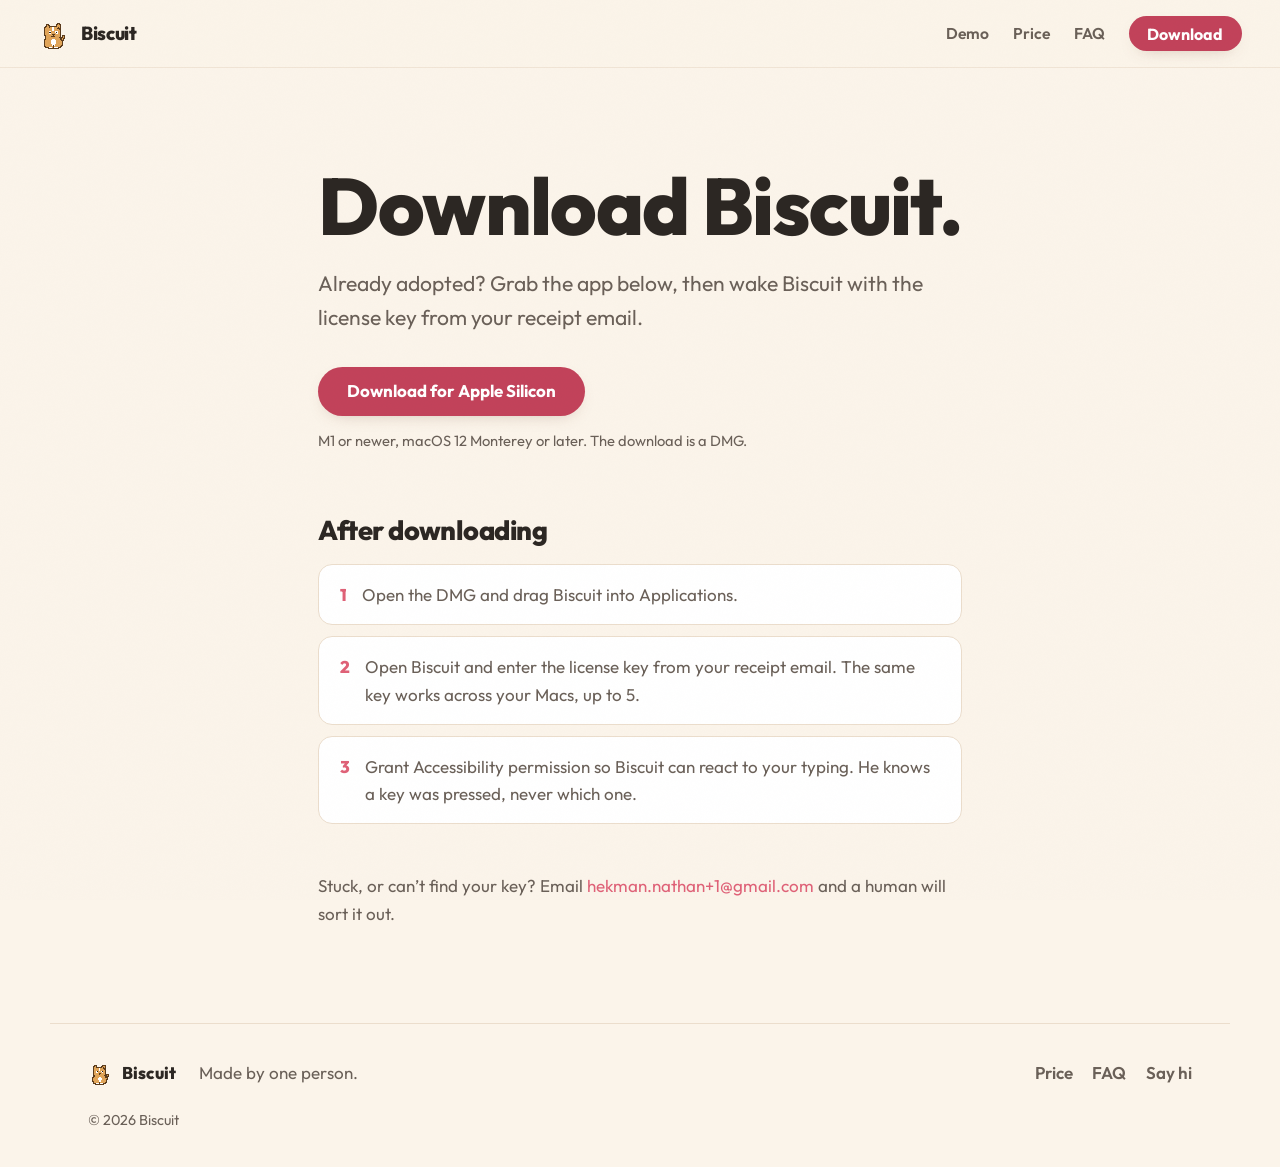
<file: download.html>
<!doctype html>
<html lang="en">
<head>
  <meta charset="utf-8">
  <meta name="viewport" content="width=device-width, initial-scale=1">
  <title>Download Biscuit</title>
  <meta name="description" content="Already adopted Biscuit? Download the app and wake him with the license key from your receipt email.">
  <meta name="robots" content="noindex">
  <link rel="icon" type="image/png" href="assets/img/favicon.png">
  <link rel="stylesheet" href="styles.css">
  <link rel="preload" href="assets/fonts/outfit-700.woff2" as="font" type="font/woff2" crossorigin>
  <style>
    /* Page-local layout only; all look-and-feel comes from styles.css. */
    .dl { max-width: 720px; margin: 0 auto; padding: clamp(3rem, 8vw, 6rem) clamp(1.2rem, 4vw, 2.4rem); }
    .dl-sub { margin-top: 1.2rem; font-size: clamp(1.05rem, 1.7vw, 1.32rem); color: var(--ink-soft); max-width: 46ch; }
    .dl-cta { margin-top: 2rem; }
    .dl-note { margin-top: 0.8rem; font-size: 0.92rem; color: var(--ink-soft); }
    .dl-steps { margin-top: clamp(2.5rem, 5vw, 4rem); }
    .dl-steps h2 { font-size: clamp(1.3rem, 2.4vw, 1.7rem); }
    .dl-steps ol { margin: 1.2rem 0 0; padding: 0; list-style: none; display: grid; gap: 0.7rem; counter-reset: step; }
    .dl-steps li {
      counter-increment: step; display: flex; gap: 0.9rem; align-items: baseline;
      background: var(--bg-2); border: 1px solid var(--line); border-radius: 14px;
      padding: 1rem 1.3rem; color: var(--ink-soft);
    }
    .dl-steps li::before { content: counter(step); font-weight: 800; color: var(--accent); }
    .dl-help { margin-top: clamp(2rem, 4vw, 3rem); color: var(--ink-soft); }
    .dl-help a { color: var(--accent); }
  </style>
</head>
<body>
  <div class="grain" aria-hidden="true"></div>

  <header class="nav" id="top">
    <a class="brand" href="index.html" aria-label="Biscuit home">
      <span class="brand-mark" data-cat="brand" aria-hidden="true"></span>
      <span class="brand-name">Biscuit</span>
    </a>
    <nav class="nav-links" aria-label="Primary">
      <a href="index.html#demo">Demo</a>
      <a href="index.html#price">Price</a>
      <a href="index.html#faq">FAQ</a>
    </nav>
    <a class="btn btn-primary nav-cta" href="https://github.com/nathan-hekman/biscuit-releases/releases/latest">Download</a>
  </header>

  <main>
    <section class="dl">
      <h1 class="hero-title">Download Biscuit.</h1>
      <p class="dl-sub">Already adopted? Grab the app below, then wake Biscuit with the license key from your receipt email.</p>
      <div class="dl-cta">
        <a class="btn btn-primary btn-lg" href="https://github.com/nathan-hekman/biscuit-releases/releases/latest">Download for Apple Silicon</a>
        <p class="dl-note">M1 or newer, macOS 12 Monterey or later. The download is a DMG.</p>
      </div>

      <div class="dl-steps">
        <h2>After downloading</h2>
        <ol>
          <li>Open the DMG and drag Biscuit into Applications.</li>
          <li>Open Biscuit and enter the license key from your receipt email. The same key works across your Macs, up to 5.</li>
          <li>Grant Accessibility permission so Biscuit can react to your typing. He knows a key was pressed, never which one.</li>
        </ol>
      </div>

      <p class="dl-help">Stuck, or can&rsquo;t find your key? Email <a href="mailto:hekman.nathan+1@gmail.com">hekman.nathan+1@gmail.com</a> and a human will sort it out.</p>
    </section>
  </main>

  <footer class="foot">
    <div class="foot-brand">
      <span class="brand-mark sm" data-cat="footmark" aria-hidden="true"></span>
      <span>Biscuit</span>
    </div>
    <p class="foot-line">Made by one person.</p>
    <nav class="foot-links" aria-label="Footer">
      <a href="index.html#price">Price</a>
      <a href="index.html#faq">FAQ</a>
      <a href="mailto:hekman.nathan+1@gmail.com">Say hi</a>
    </nav>
    <p class="foot-copy">© 2026 Biscuit</p>
  </footer>

  <script src="app.js"></script>
</body>
</html>
</file>
<file: styles.css>
/* ============================================================
   Biscuit landing — cozy pixel-pet aesthetic.
   One accent (Biscuit pink, taken from the dog's own mouth #df6177).
   One radius system (pill buttons, 18px cards). Light + dark.
   ============================================================ */

@font-face { font-family: "Outfit"; src: url("assets/fonts/outfit-400.woff2") format("woff2"); font-weight: 400; font-display: swap; }
@font-face { font-family: "Outfit"; src: url("assets/fonts/outfit-500.woff2") format("woff2"); font-weight: 500; font-display: swap; }
@font-face { font-family: "Outfit"; src: url("assets/fonts/outfit-600.woff2") format("woff2"); font-weight: 600; font-display: swap; }
@font-face { font-family: "Outfit"; src: url("assets/fonts/outfit-700.woff2") format("woff2"); font-weight: 700; font-display: swap; }
@font-face { font-family: "Outfit"; src: url("assets/fonts/outfit-800.woff2") format("woff2"); font-weight: 800; font-display: swap; }

:root {
  --bg:        #FBF4EA;
  --bg-2:      #FFFFFF;
  --bg-tint:   #FBE7E1;
  --ink:       #2C2723;
  --ink-soft:  #6A6058;
  --line:      #EBDDCC;
  --accent:    #DF6177;   /* large / decorative */
  --accent-strong: #C2425A; /* buttons + text links (white-on passes AA) */
  --link:      #C2425A;
  --spot:      rgba(255,255,255,0.72);
  --shadow:    0 18px 40px -22px rgba(120, 78, 60, 0.45);
  --shadow-sm: 0 6px 18px -10px rgba(120, 78, 60, 0.4);
  --radius:    18px;
  --maxw:      1180px;
  /* Biscuit's landing is intentionally always the warm cream palette — the cozy
     brand look — regardless of the device's dark-mode setting. color-scheme:light
     also keeps form controls/scrollbars from auto-darkening on dark phones. */
  color-scheme: light;
}

* { box-sizing: border-box; }
html { scroll-behavior: smooth; }
@media (prefers-reduced-motion: reduce) { html { scroll-behavior: auto; } }

body {
  margin: 0;
  background: var(--bg);
  color: var(--ink);
  font-family: "Outfit", ui-sans-serif, -apple-system, system-ui, sans-serif;
  font-size: 17px;
  line-height: 1.6;
  -webkit-font-smoothing: antialiased;
  overflow-x: hidden;
}

h1, h2, h3 { line-height: 1.05; letter-spacing: -0.02em; margin: 0; font-weight: 800; }
h2 { font-size: clamp(1.9rem, 4vw, 3rem); }
h3 { font-size: 1.22rem; font-weight: 700; letter-spacing: -0.01em; }
p  { margin: 0; }
a  { color: var(--link); text-decoration: none; }
/* <figure> ships with a UA default `margin: 1em 40px`. Every figure on this page
   (.swatch, .demo-frame, .design-shot) was silently carrying 80px of horizontal
   margin, which inflated the min-content size of the .color-row grid tracks and
   pushed the document wider than a phone viewport. Reset it. */
figure { margin: 0; }

.grain {
  position: fixed; inset: 0; z-index: 60; pointer-events: none; opacity: 0.5;
  background-image: url("data:image/svg+xml,%3Csvg xmlns='http://www.w3.org/2000/svg' width='140' height='140'%3E%3Cfilter id='n'%3E%3CfeTurbulence type='fractalNoise' baseFrequency='0.9' numOctaves='2'/%3E%3C/filter%3E%3Crect width='100%25' height='100%25' filter='url(%23n)' opacity='0.035'/%3E%3C/svg%3E");
  mix-blend-mode: multiply;
}

/* ---------- live cat rendering ---------- */
.cat-svg { display: block; width: 100%; height: 100%;
  --cat-color: #E0A458; --cat-outline: #5A3A1A; --eye-bg-color: #FFFFFF; --eye-color: #2A1A0A;
  image-rendering: pixelated; overflow: visible;
  touch-action: manipulation; -webkit-user-select: none; user-select: none;
}

/* Petting: hover an interactive dog and he pants like the real app does.
   app.js toggles .is-petting per-dog (page-scoped, so only the hovered dog
   reacts). Class selectors are used because app.js namespaces element ids. */
.cat-svg .pant-mouth { opacity: 0; }
.cat-svg.is-petting .rest-mouth { opacity: 0; }
.cat-svg.is-petting .pant-mouth { opacity: 1; }
.cat-svg.is-petting .pant-tongue {
  transform-box: fill-box;
  transform-origin: center;
  animation: pant-tongue 0.62s steps(2, end) infinite;
}
/* Happy squint while petted (mirrors the app's purr). */
.cat-svg.is-petting .eye-l-blink,
.cat-svg.is-petting .eye-r-blink {
  animation: purr-eye-close 0.22s ease-out forwards,
             purr-eye-hide 0.01s linear 0.22s forwards !important;
}
.cat-svg.is-petting .closed-eye-line {
  animation: purr-closed-eye-show 0.01s linear 0.22s forwards;
}
.cat-svg.is-petting .tail-sway {
  animation: purr-tail-flutter 0.4s steps(2, end) infinite !important;
}
@media (prefers-reduced-motion: reduce) {
  .cat-svg.is-petting .pant-tongue,
  .cat-svg.is-petting .tail-sway { animation: none; }
}
@keyframes pant-tongue {
  0%, 100% { transform: translateY(0); }
  50%      { transform: translateY(1px); }
}

/* ---------- buttons ---------- */
.btn {
  display: inline-flex; align-items: center; gap: 0.5em; justify-content: center;
  font-family: inherit; font-weight: 700; font-size: 1rem; line-height: 1;
  border: 0; border-radius: 999px; padding: 0.82em 1.4em; cursor: pointer;
  text-decoration: none; white-space: nowrap;
  transition: transform 0.18s cubic-bezier(.16,1,.3,1), box-shadow 0.18s, background 0.18s, border-color 0.18s;
}
.btn-lg { font-size: 1.06rem; padding: 0.95em 1.7em; }
.btn-primary { background: var(--accent-strong); color: #fff; box-shadow: var(--shadow-sm); }
.btn-primary:hover { transform: translateY(-2px); box-shadow: 0 14px 30px -12px rgba(194,66,90,0.6); }
.btn-primary:active { transform: translateY(0); }
.btn-ghost { background: transparent; color: var(--ink); border: 1.5px solid var(--line); }
.btn-ghost:hover { border-color: var(--accent); color: var(--accent-strong); transform: translateY(-2px); }
.price-chip {
  font-size: 0.86em; font-weight: 800; background: rgba(255,255,255,0.22);
  padding: 0.18em 0.5em; border-radius: 999px;
}

/* ---------- nav ---------- */
.nav {
  position: sticky; top: 0; z-index: 50;
  display: flex; align-items: center; gap: 1.5rem;
  height: 68px; padding: 0 clamp(1rem, 4vw, 2.4rem);
  background: color-mix(in srgb, var(--bg) 82%, transparent);
  backdrop-filter: saturate(1.4) blur(12px);
  -webkit-backdrop-filter: saturate(1.4) blur(12px);
  border-bottom: 1px solid color-mix(in srgb, var(--line) 70%, transparent);
}
.brand { display: flex; align-items: center; gap: 0.55rem; color: var(--ink); font-weight: 800; font-size: 1.18rem; letter-spacing: -0.02em; }
.brand-mark { width: 34px; height: 34px; flex: none; }
.brand-mark.sm { width: 26px; height: 26px; }
.nav-links { display: flex; gap: 1.5rem; margin-left: auto; }
.nav-links a { color: var(--ink-soft); font-weight: 600; font-size: 0.98rem; transition: color 0.15s; }
.nav-links a:hover { color: var(--ink); }
.nav-cta { padding: 0.6em 1.15em; }

/* ---------- hero ---------- */
.hero {
  display: grid; grid-template-columns: 1.05fr 0.95fr; align-items: center; gap: 2rem;
  max-width: var(--maxw); margin: 0 auto;
  padding: clamp(2.5rem, 6vw, 5.5rem) clamp(1.2rem, 4vw, 2.4rem) clamp(2rem, 5vw, 4rem);
  min-height: min(86vh, 760px);
}
.hero-title { font-size: clamp(2.6rem, 6.4vw, 5rem); }
.hero-sub { margin-top: 1.2rem; font-size: clamp(1.05rem, 1.7vw, 1.32rem); color: var(--ink-soft); max-width: 30ch; }
.hero-cta { display: flex; flex-wrap: wrap; gap: 0.8rem; margin-top: 2rem; }
.hero-foot { margin-top: 1.3rem; font-size: 0.92rem; color: var(--ink-soft); }

/* The hero SVG's viewBox (-8 -10 50 50) carries a lot of empty padding: the dog
   only occupies y 1.1-36, so ~22% of the box is blank above him and ~8% below.
   Centring the box therefore floats the dog well above his own shadow. The
   values below centre the DOG rather than the box, and park the shadow at his
   feet. If the pet SVG's viewBox ever changes, re-check these three rules. */
.hero-stage { position: relative; aspect-ratio: 1 / 0.88; display: grid; place-items: center; }
.hero-stage::before { /* warm spotlight so the dark cat reads on any theme */
  content: ""; position: absolute; inset: 6%;
  background: radial-gradient(circle at 50% 46%, var(--spot), transparent 62%);
  border-radius: 50%;
}
.stage-cat { position: relative; width: 70%; aspect-ratio: 1/1; z-index: 2; transform: translateY(3%); }
.stage-dock {
  position: absolute; bottom: 11.5%; left: 50%; transform: translateX(-50%);
  width: 44%; height: 16px; border-radius: 50%; z-index: 1;
  background: radial-gradient(ellipse at center, color-mix(in srgb, var(--ink) 22%, transparent), transparent 70%);
  filter: blur(2px);
}

/* ---------- section heads ---------- */
.section-head { max-width: var(--maxw); margin: 0 auto; padding: 0 clamp(1.2rem, 4vw, 2.4rem); }
.section-head.center { text-align: center; }
.section-head h2 { max-width: 18ch; }
.section-head.center h2 { margin-inline: auto; }
.section-head p { margin-top: 0.9rem; color: var(--ink-soft); max-width: 52ch; font-size: 1.08rem; }
.section-head.center p { margin-inline: auto; }

/* ---------- tricks bento ---------- */
.tricks { padding: clamp(3rem, 7vw, 6rem) 0; }
.bento {
  max-width: var(--maxw); margin: 2.5rem auto 0; padding: 0 clamp(1.2rem, 4vw, 2.4rem);
  display: grid; gap: 16px;
  grid-template-columns: repeat(3, 1fr);
}
.cell {
  background: var(--bg-2); border: 1px solid var(--line); border-radius: var(--radius);
  padding: 1.5rem; box-shadow: var(--shadow-sm);
  display: flex; flex-direction: column; gap: 0.5rem;
}
.cell h3 { margin-top: 0.2rem; }
.cell p { color: var(--ink-soft); font-size: 0.98rem; }
.cell-ic { font-size: 1.7rem; color: var(--accent); }
.cell-lead { grid-row: span 2; grid-column: span 1; align-items: stretch; justify-content: space-between; }
.cell-lead .cell-cat {
  position: relative; flex: 1; min-height: 190px; border-radius: 12px;
  background: radial-gradient(circle at 50% 42%, var(--spot), transparent 60%), var(--bg-tint);
  display: grid; place-items: center; overflow: hidden;
}
.cell-lead .cell-cat > div { width: 58%; aspect-ratio: 1/1; }
.cell-tint { background: var(--bg-tint); border-color: color-mix(in srgb, var(--accent) 26%, var(--line)); }
/* The grid holds six cells and .cell-lead eats two rows, which leaves the last
   row short. Let the final cell run the full width so there is no hole, and lay
   its icon beside the title since a full-width card stacked vertically looks
   empty. */
.bento .cell:last-child {
  grid-column: 1 / -1;
  flex-direction: row; align-items: center; gap: 0.9rem;
}
.bento .cell:last-child h3 { margin-top: 0; }

/* live "trick" vignettes inside feature cells */
.cell-vignette { gap: 0; }
.cell-vignette h3 { margin-top: 0.1rem; }
.vignette-stage {
  position: relative; width: 100%; height: 170px; margin-bottom: 0.95rem;
  border-radius: 12px; overflow: hidden; display: grid; place-items: center;
  background: radial-gradient(circle at 50% 46%, var(--spot), transparent 60%), var(--bg-tint);
}
.cell-tint .vignette-stage { background: radial-gradient(circle at 50% 46%, var(--spot), transparent 62%), color-mix(in srgb, var(--accent) 14%, var(--bg-2)); }
.vignette-cat { width: 52%; aspect-ratio: 1/1; }
.vignette-cat.pose-playbow { width: 86%; aspect-ratio: 72 / 56; }
/* Real screen-recording demos, shot on a light document background.
   NOTE: do NOT reintroduce mix-blend-mode here. The previous clip had a black
   backdrop and used `screen` to drop it, but screen-blending against these
   white cards resolves to white and erased the dog entirely. These clips are
   letterboxed with `contain` instead, so nothing is cropped away — petting.mp4
   in particular is nearly square and would lose its hearts under `cover`.
   Sizing note: percentage heights do not resolve on a grid item here, and a
   replaced element will not stretch to left/right offsets either - both routes
   let the clip overflow the stage. Absolute positioning with explicit calc()
   dimensions is what actually constrains it. */
.vignette-video {
  position: absolute; top: 10px; left: 10px;
  width: calc(100% - 20px); height: calc(100% - 20px);
  object-fit: contain; image-rendering: pixelated;
  border-radius: 8px;
}
.floaty-heart {
  position: absolute; left: 50%; bottom: 44%; width: 17px; height: 13px; opacity: 0;
  background: var(--accent);
  -webkit-mask: url("assets/img/heart.svg") center / contain no-repeat;
  mask: url("assets/img/heart.svg") center / contain no-repeat;
  image-rendering: pixelated; pointer-events: none;
  animation: heart-float 2.8s ease-in infinite;
}
.floaty-heart:nth-of-type(2) { left: 39%; animation-delay: 0.95s; }
.floaty-heart:nth-of-type(3) { left: 61%; animation-delay: 1.8s; }
@keyframes heart-float {
  0%   { opacity: 0; transform: translate(-50%, 8px) scale(0.55); }
  22%  { opacity: 1; }
  100% { opacity: 0; transform: translate(-50%, -46px) scale(1.05); }
}
@media (prefers-reduced-motion: reduce) { .floaty-heart { display: none; } }
.cell-wide { grid-column: span 2; }
.cell-split { display: flex; gap: 1.4rem; align-items: center; flex-wrap: wrap; justify-content: space-between; height: 100%; }
.cell-split > div:first-child { max-width: 34ch; }
.mini-row { display: flex; flex-direction: column; gap: 0.55rem; }
.mini-pill {
  display: inline-flex; align-items: center; gap: 0.5rem; white-space: nowrap;
  background: var(--bg); border: 1px solid var(--line); border-radius: 999px;
  padding: 0.5rem 0.95rem; font-weight: 600; font-size: 0.95rem;
}
.mini-pill i { color: var(--accent); font-size: 1.05rem; }

/* ---------- make yours ---------- */
.make-yours { padding: clamp(3rem, 7vw, 6rem) 0; background: color-mix(in srgb, var(--bg-tint) 45%, var(--bg)); }
.color-row {
  max-width: var(--maxw); margin: 2.6rem auto 0; padding: 0 clamp(1.2rem, 4vw, 2.4rem);
  display: grid; grid-template-columns: repeat(5, 1fr); gap: 14px;
}
.swatch {
  background: var(--bg-2); border: 1px solid var(--line); border-radius: var(--radius);
  padding: 1.1rem 0.6rem 0.9rem; text-align: center; box-shadow: var(--shadow-sm);
  transition: transform 0.2s cubic-bezier(.16,1,.3,1);
}
.swatch:hover { transform: translateY(-5px); }
.swatch-cat {
  width: 78%; aspect-ratio: 1/1; margin: 0 auto;
  background: radial-gradient(circle at 50% 44%, var(--spot), transparent 62%);
}
.swatch figcaption { margin-top: 0.4rem; font-weight: 600; font-size: 0.92rem; color: var(--ink-soft); }

/* ---------- price ---------- */
.price { padding: clamp(3rem, 7vw, 6rem) clamp(1.2rem, 4vw, 2.4rem); }
.price-card {
  position: relative; max-width: 600px; margin: 0 auto; text-align: center;
  background: var(--bg-2); border: 1px solid var(--line); border-radius: 28px;
  padding: clamp(2.4rem, 5vw, 3.4rem) clamp(1.6rem, 4vw, 3rem) clamp(2rem, 4vw, 2.6rem);
  box-shadow: var(--shadow);
}
.price-cat { position: absolute; top: -54px; left: 50%; transform: translateX(-50%); width: 110px; height: 110px; }
.price-card h2 { margin-top: 1.6rem; }
.price-lead { margin-top: 0.8rem; color: var(--ink-soft); font-size: 1.1rem; }
.price-list { list-style: none; margin: 1.8rem auto; padding: 0; max-width: 22rem; text-align: left; display: grid; gap: 0.7rem; }
.price-list li { display: flex; align-items: center; gap: 0.7rem; font-weight: 500; }
.price-list i { color: var(--accent-strong); font-size: 1.1rem; background: var(--bg-tint); border-radius: 50%; padding: 0.28rem; }
.price-buy { margin-top: 0.4rem; }
.price-alt { margin-top: 1.1rem; font-size: 0.92rem; color: var(--ink-soft); }
.price-alt a { color: var(--accent); }
.price-fine { margin-top: 1rem; font-size: 0.88rem; color: var(--ink-soft); }

/* ---------- faq ---------- */
.faq { padding: clamp(2.5rem, 6vw, 5rem) clamp(1.2rem, 4vw, 2.4rem) clamp(3rem, 7vw, 6rem); }
.faq-list { max-width: 720px; margin: 2rem auto 0; display: grid; gap: 0.7rem; }
.faq-item { background: var(--bg-2); border: 1px solid var(--line); border-radius: 14px; overflow: hidden; }
.faq-item summary {
  list-style: none; cursor: pointer; padding: 1.1rem 1.3rem;
  display: flex; align-items: center; justify-content: space-between; gap: 1rem;
  font-weight: 600; font-size: 1.05rem;
}
.faq-item summary::-webkit-details-marker { display: none; }
.faq-item summary i { color: var(--accent); transition: transform 0.25s; font-size: 1.1rem; flex: none; }
.faq-item[open] summary i { transform: rotate(45deg); }
.faq-body { padding: 0 1.3rem 1.2rem; color: var(--ink-soft); }
.faq-body p { max-width: 60ch; }

/* ---------- closer ---------- */
.closer { text-align: center; padding: clamp(3rem, 8vw, 7rem) 1.2rem clamp(4rem, 9vw, 8rem); position: relative; }
.closer-cat { width: 130px; height: 130px; margin: 0 auto 1.4rem; }
.closer h2 { max-width: 16ch; margin: 0 auto 2rem; }

/* ---------- footer ---------- */
.foot {
  border-top: 1px solid var(--line); padding: 2.2rem clamp(1.2rem, 4vw, 2.4rem);
  max-width: var(--maxw); margin: 0 auto;
  display: flex; align-items: center; gap: 1.4rem; flex-wrap: wrap;
}
.foot-brand { display: flex; align-items: center; gap: 0.5rem; font-weight: 800; }
.foot-line { color: var(--ink-soft); }
.foot-links { display: flex; gap: 1.2rem; margin-left: auto; }
.foot-links a { color: var(--ink-soft); font-weight: 600; }
.foot-links a:hover { color: var(--ink); }
.foot-copy { color: var(--ink-soft); font-size: 0.9rem; width: 100%; }

/* ---------- reveal motion ---------- */
.reveal { opacity: 0; transform: translateY(20px); transition: opacity 0.6s ease, transform 0.6s cubic-bezier(.16,1,.3,1); }
.reveal.in { opacity: 1; transform: none; }
@media (prefers-reduced-motion: reduce) {
  .reveal { opacity: 1 !important; transform: none !important; transition: none; }
}

/* ---------- responsive ---------- */
@media (max-width: 900px) {
  .bento { grid-template-columns: repeat(2, 1fr); }
  .cell-wide { grid-column: span 2; }
  .cell-lead { grid-row: span 1; grid-column: span 2; }
  .cell-lead .cell-cat { min-height: 220px; }
}
@media (max-width: 760px) {
  .nav-links { display: none; }

  /* Hero: single column, asset on top, everything centered */
  .hero { grid-template-columns: 1fr; text-align: center; min-height: 0; padding-top: 2rem; gap: 0.5rem; }
  .hero-sub { margin-inline: auto; }
  .hero-cta { justify-content: center; }
  .hero-foot { text-align: center; }
  .hero-stage { order: -1; max-width: 300px; margin: 0 auto; }

  /* Every section heading + body centers on mobile */
  .section-head { text-align: center; }
  .section-head h2 { margin-inline: auto; }
  .section-head p { margin-inline: auto; }

  /* Bento collapses to a single centered column */
  .bento { grid-template-columns: 1fr; }
  .cell-wide, .cell-lead { grid-column: span 1; }
  .cell { text-align: center; }
  .cell p { margin-inline: auto; }
  .cell-split { flex-direction: column; align-items: center; text-align: center; gap: 1rem; }
  .cell-split > div:first-child { max-width: none; }
  .mini-row { align-items: center; }

  /* Colors become a swipeable carousel instead of a cramped 2-3 column grid.
     The section padding doubles as the edge inset so the first and last swatch
     are never flush against the screen; scroll-padding keeps snapping aligned
     to that same inset. overflow-y is pinned to hidden (overflow-x:auto would
     otherwise compute overflow-y to auto and add a stray vertical scrollbar);
     the block padding leaves room for the -5px hover lift and its shadow. */
  .color-row {
    display: flex;
    gap: 12px;
    margin-top: 2rem;
    padding-block: 8px 10px;
    overflow-x: auto;
    overflow-y: hidden;
    scroll-snap-type: x mandatory;
    scroll-padding-inline: clamp(1.2rem, 4vw, 2.4rem);
    overscroll-behavior-x: contain;
    -webkit-overflow-scrolling: touch;
    scrollbar-width: none;
    -ms-overflow-style: none;
  }
  .color-row::-webkit-scrollbar { width: 0; height: 0; }
  .swatch {
    flex: 0 0 42vw;
    min-width: 132px;
    max-width: 176px;
    scroll-snap-align: center;
  }
  /* The scroll-reveal observer (app.js) unobserves on first intersection and
     never fires for the swatches parked off the right edge of the carousel, so
     they would stay at opacity 0 forever once you swipe to them. Inside the
     carousel the swatches are simply always visible. */
  .color-row .reveal { opacity: 1; transform: none; }

  /* Safari/Chrome drop the trailing padding of a flex scroll container in some
     versions; this spacer guarantees the last swatch keeps its edge gap. */
  .color-row::after {
    content: "";
    flex: 0 0 1px;
    align-self: stretch;
  }

  /* Footer stacks and centers */
  .foot { flex-direction: column; align-items: center; text-align: center; gap: 0.8rem; }
  .foot-links { margin-left: 0; }
  .foot-copy { text-align: center; }
}

/* ---------- demo reel ---------- */
.demo { padding: clamp(1rem, 3vw, 2rem) 0 clamp(2rem, 5vw, 3.5rem); }
.demo-frame {
  max-width: min(980px, calc(100% - 2.4rem)); margin: 2rem auto 0;
  border-radius: var(--radius); overflow: hidden;
  border: 1px solid var(--line); box-shadow: var(--shadow-sm);
  background: var(--bg-2); line-height: 0;
}
.demo-video { width: 100%; height: auto; display: block; }

/* ---------- long dog vignette ----------
   longdog.png is 365x1722 - far taller than the 150px stage. Rather than
   shrinking him to a sliver, he is oversized and cropped by the stage so he
   runs out of the bottom of the frame, which is the point of the trick. The
   mask softens that crop into a fade. */
.vignette-stage-long { place-items: start center; }
.vignette-longdog {
  height: 440px; width: auto; margin-top: 12px;
  image-rendering: pixelated;
  -webkit-mask-image: linear-gradient(to bottom, #000 66%, transparent 100%);
  mask-image: linear-gradient(to bottom, #000 66%, transparent 100%);
}


/* ---------- custom design ---------- */
.design {
  max-width: var(--maxw); margin: clamp(2.5rem, 6vw, 4rem) auto 0;
  padding: 0 clamp(1.2rem, 4vw, 2.4rem);
  display: grid; grid-template-columns: minmax(0, 0.85fr) minmax(0, 1.15fr);
  gap: clamp(1.5rem, 4vw, 3rem); align-items: center;
}
.design-copy h3 { font-size: clamp(1.5rem, 2.6vw, 2rem); }
.design-copy > p { margin-top: 0.9rem; color: var(--ink-soft); }
.design-points { list-style: none; margin-top: 1.4rem; display: grid; gap: 0.75rem; }
.design-points li {
  display: grid; grid-template-columns: 1.35rem 1fr; gap: 0.65rem;
  align-items: start; color: var(--ink-soft); font-size: 0.98rem;
}
.design-points i { color: var(--accent); font-size: 1.1rem; line-height: 1.4; }
.design-shot {
  border-radius: var(--radius); overflow: hidden;
  border: 1px solid var(--line); box-shadow: var(--shadow-sm); line-height: 0;
}
.design-shot img { width: 100%; height: auto; display: block; }

@media (max-width: 900px) {
  .design { grid-template-columns: 1fr; }
}
@media (max-width: 760px) {
  .vignette-longdog { height: 360px; }
}

/* Footage stages: these clips were recorded over a white document, so a tinted
   stage makes the video read as a white rectangle pasted onto pink. Matching
   the stage to the footage lets the letterboxed edges disappear, and the
   hairline keeps it looking like a deliberate screen capture. */
.vignette-stage-video {
  background: #FDFCFB;
  box-shadow: inset 0 0 0 1px color-mix(in srgb, var(--line) 60%, transparent);
}
.vignette-stage-video .vignette-video { border-radius: 6px; }

/* ---------- coffee add-on ----------
   Optional second checkout (app + coffee). app.js removes these blocks
   entirely when BUNDLE_URL is empty, so nothing here should assume the
   add-on is present. */
.coffee-addon {
  display: flex; align-items: center; gap: 0.85rem;
  margin-top: 1.4rem; padding: 0.9rem 1rem;
  border: 1px solid var(--line); border-radius: 12px;
  background: var(--bg-tint); cursor: pointer;
  transition: border-color 0.18s, background 0.18s;
}
.coffee-addon:hover { border-color: color-mix(in srgb, var(--accent) 45%, var(--line)); }
.coffee-addon:has(input:checked) {
  border-color: var(--accent);
  background: color-mix(in srgb, var(--accent) 12%, var(--bg-2));
}
.coffee-addon input { width: 18px; height: 18px; flex: none; accent-color: var(--accent-strong); cursor: pointer; }
.coffee-copy { display: flex; flex-direction: column; gap: 0.15rem; flex: 1; min-width: 0; text-align: left; }
.coffee-copy strong { font-size: 0.99rem; font-weight: 700; }
.coffee-copy small { color: var(--ink-soft); font-size: 0.88rem; line-height: 1.4; }
.coffee-price { font-weight: 800; color: var(--accent-strong); white-space: nowrap; }

.price-total {
  display: flex; justify-content: space-between; align-items: baseline;
  margin-top: 1rem; padding-top: 0.9rem;
  border-top: 1px solid var(--line);
  font-weight: 800; font-size: 1.1rem;
}
</file>
